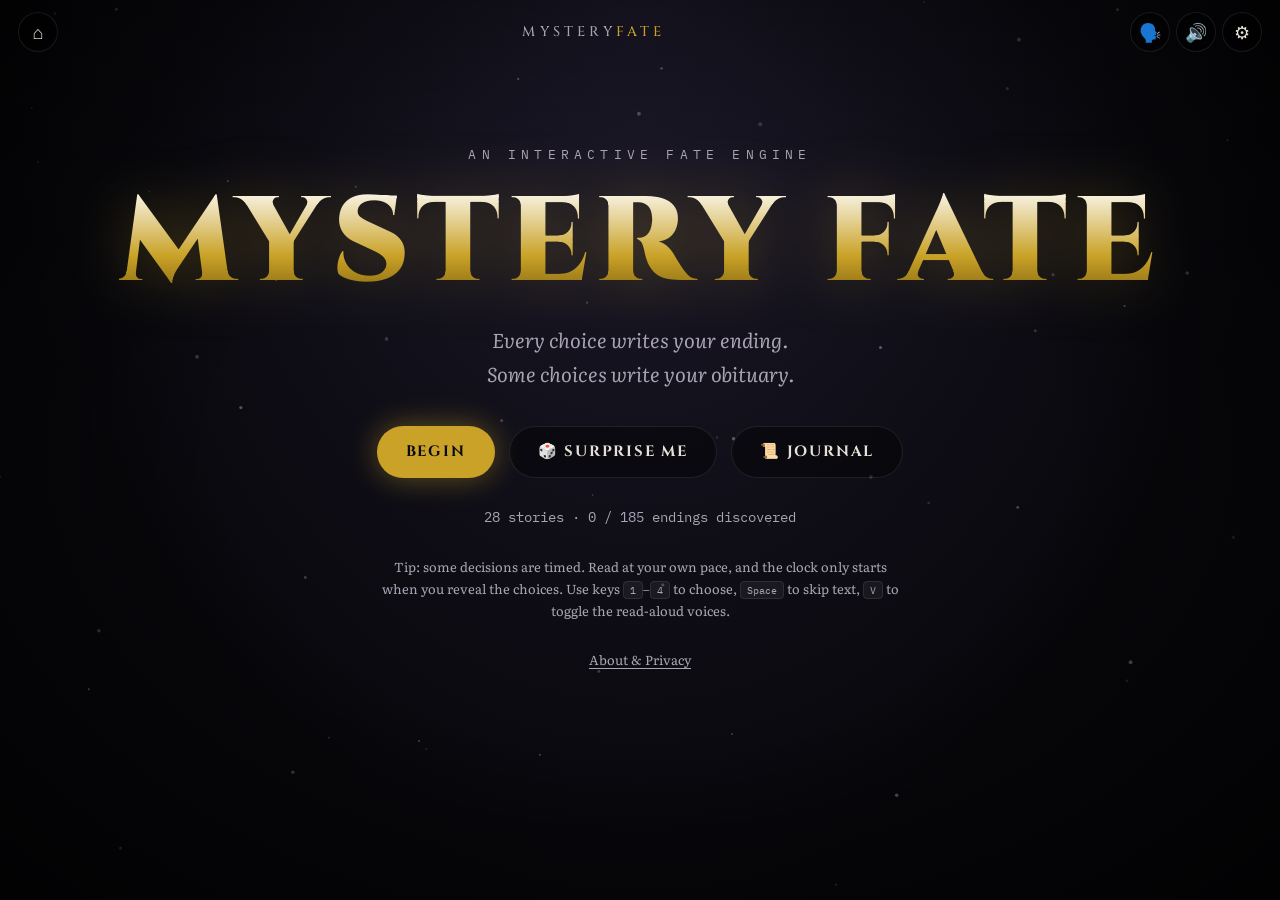
<file: index.html>
<!doctype html>
<html lang="en">
<head>
  <meta charset="utf-8" />
  <meta name="viewport" content="width=device-width, initial-scale=1" />
  <title>MysteryFate</title>
  <meta name="description" content="An interactive choose-your-fate story game. Every choice writes your ending." />
  <meta name="theme-color" content="#07060d" />
  <link rel="manifest" href="manifest.webmanifest" />
  <link rel="icon" href="icons/icon.svg" type="image/svg+xml" />
  <link rel="icon" href="icons/favicon-32.png" sizes="32x32" type="image/png" />
  <link rel="apple-touch-icon" href="icons/apple-touch-icon.png" />
  <meta name="apple-mobile-web-app-capable" content="yes" />
  <meta name="mobile-web-app-capable" content="yes" />
  <meta name="apple-mobile-web-app-title" content="MysteryFate" />
  <meta name="apple-mobile-web-app-status-bar-style" content="black-translucent" />
  <!-- Link previews (WhatsApp, Discord, X, Facebook...). og:image must be an absolute URL. -->
  <meta property="og:type" content="website" />
  <meta property="og:site_name" content="MysteryFate" />
  <meta property="og:title" content="MysteryFate: every choice writes your ending" />
  <meta property="og:description" content="A free choose-your-fate story game: 28 stories across horror, mystery, comedy, fantasy, sci-fi, thriller, adventure and drama. Timed choices, secret endings, read-aloud voices. Plays in your browser, even offline." />
  <meta property="og:url" content="https://chenjsfrost.github.io/mysteryfate-app/" />
  <meta property="og:image" content="https://chenjsfrost.github.io/mysteryfate-app/icons/og-image.png" />
  <meta property="og:image:width" content="1200" />
  <meta property="og:image:height" content="630" />
  <meta property="og:image:alt" content="MysteryFate: a glowing crystal ball and the tagline 'Every choice writes your ending.'" />
  <meta name="twitter:card" content="summary_large_image" />
  <link rel="stylesheet" href="css/fonts.css" />
  <link rel="stylesheet" href="css/style.css" />
</head>
<body>
  <div id="bg"></div>
  <canvas id="particles"></canvas>
  <div id="vignette"></div>
  <div id="flash"></div>

  <div id="app">
    <header id="topbar">
      <button id="btn-home" class="icon-btn" title="Home" aria-label="Home">⌂</button>
      <div id="brand" class="brand-mini">Mystery<span>Fate</span></div>
      <div class="topbar-right">
        <button id="btn-voice" class="icon-btn" title="Read aloud (V)" aria-label="Toggle read aloud">🗣️</button>
        <button id="btn-sound" class="icon-btn" title="Sound (M)" aria-label="Toggle sound">🔊</button>
        <button id="btn-settings" class="icon-btn" title="Settings" aria-label="Settings">⚙</button>
      </div>
    </header>

    <main>
      <!-- TITLE -->
      <section id="screen-title" class="screen active">
        <div class="title-wrap">
          <div class="title-eyebrow">an interactive fate engine</div>
          <h1 class="title-logo" data-text="MYSTERY FATE">MYSTERY FATE</h1>
          <p class="title-sub">Every choice writes your ending.<br />Some choices write your obituary.</p>
          <div class="title-actions">
            <button id="btn-continue" class="btn btn-primary hidden"></button>
            <button id="btn-begin" class="btn btn-primary">Begin</button>
            <button id="btn-surprise" class="btn btn-ghost">🎲 Surprise me</button>
            <button id="btn-journal" class="btn btn-ghost">📜 Journal</button>
            <button id="btn-install" class="btn btn-ghost hidden">📲 Install app</button>
          </div>
          <div id="title-progress" class="title-progress"></div>
          <p class="title-tip">Tip: some decisions are timed. Read at your own pace, and the clock only starts when you reveal the choices. Use keys <kbd>1</kbd>–<kbd>4</kbd> to choose, <kbd>Space</kbd> to skip text, <kbd>V</kbd> to toggle the read-aloud voices.</p>
          <p class="title-links"><a href="privacy.html">About &amp; Privacy</a></p>
        </div>
      </section>

      <!-- CATEGORIES -->
      <section id="screen-categories" class="screen">
        <h2 class="screen-title">Choose your genre</h2>
        <p class="screen-sub">What kind of night do you want to have?</p>
        <div id="category-grid" class="category-grid"></div>
      </section>

      <!-- STORY LIST -->
      <section id="screen-stories" class="screen">
        <button class="back-link" data-goto="categories">‹ Genres</button>
        <h2 id="stories-heading" class="screen-title"></h2>
        <p id="stories-sub" class="screen-sub"></p>
        <div id="story-grid" class="story-grid"></div>
      </section>

      <!-- JOURNAL -->
      <section id="screen-journal" class="screen">
        <button class="back-link" data-goto="title">‹ Home</button>
        <h2 class="screen-title">📜 Your Journal</h2>
        <p id="journal-sub" class="screen-sub"></p>
        <div id="journal-body"></div>
      </section>

      <!-- STORY MAP -->
      <section id="screen-map" class="screen">
        <button class="back-link" data-goto="stories">‹ Stories</button>
        <div id="map-body" class="map-screen"></div>
      </section>

      <!-- READER (re-read a finished run) -->
      <section id="screen-reader" class="screen">
        <button class="back-link" data-goto="journal">‹ Journal</button>
        <div id="reader-body" class="reader"></div>
      </section>

      <!-- GAME -->
      <section id="screen-game" class="screen">
        <div id="hud" class="hud">
          <div class="hud-left">
            <span id="hud-title" class="hud-title"></span>
            <span id="hud-stage" class="hud-stage"></span>
          </div>
          <div id="hud-meters" class="hud-meters"></div>
        </div>
        <div id="stage" class="stage">
          <div id="scene-view" class="scene-view"><div id="scene-bg" class="scene-bg"></div><div id="scene-art" class="scene-art"></div></div>
          <div id="scene-stamp" class="scene-stamp" aria-live="polite"></div>
          <div id="scene-title" class="scene-title"></div>
          <div id="narrative" class="narrative" aria-live="polite"></div>
          <div id="timer" class="timer hidden">
            <div class="timer-label"><span>⏳ DECIDE</span><span id="timer-secs"></span></div>
            <div class="timer-track"><div id="timer-bar" class="timer-bar"></div></div>
          </div>
          <div id="choices" class="choices"></div>
          <div id="skip-hint" class="skip-hint">click or press space to skip ▸▸</div>
        </div>
        <button id="more-below" class="more-below" type="button" aria-label="Scroll down to keep reading">▾ More below</button>
      </section>
    </main>
  </div>

  <!-- MODALS -->
  <div id="modal" class="modal hidden" role="dialog" aria-modal="true">
    <div class="modal-backdrop" data-close></div>
    <div class="modal-card">
      <button class="modal-x icon-btn" data-close aria-label="Close">✕</button>
      <div id="modal-body"></div>
    </div>
  </div>

  <script src="js/app.js"></script>
  <script src="js/core.js"></script>
  <!-- Stories: each file calls registerStory({...}). Add new stories here. -->
  <script src="stories/horror-floor13.js"></script>
  <script src="stories/horror-keepers-log.js"></script>
  <script src="stories/mystery-last-passenger.js"></script>
  <script src="stories/mystery-quiet-street.js"></script>
  <script src="stories/comedy-henchperson.js"></script>
  <script src="stories/comedy-best-person.js"></script>
  <script src="stories/fantasy-ember-crown.js"></script>
  <script src="stories/fantasy-cartographers-apprentice.js"></script>
  <script src="stories/scifi-kepler-deep.js"></script>
  <script src="stories/scifi-juniper.js"></script>
  <script src="stories/thriller-midnight-gala.js"></script>
  <script src="stories/thriller-dead-drop.js"></script>
  <script src="stories/adventure-whiteout.js"></script>
  <script src="stories/adventure-merrow.js"></script>
  <script src="stories/drama-second-chances.js"></script>
  <script src="stories/scifi-groundhog-shift.js"></script>
  <script src="stories/mystery-room-9.js"></script>
  <script src="stories/comedy-babysitting.js"></script>
  <script src="stories/adventure-dustwater.js"></script>
  <script src="stories/fantasy-villains-apprentice.js"></script>
  <script src="stories/thriller-deep-shift.js"></script>
  <script src="stories/mystery-two-phones.js"></script>
  <script src="stories/mystery-page-47.js"></script>
  <script src="stories/thriller-seven-hours.js"></script>
  <script src="stories/horror-the-end.js"></script>
  <script src="stories/scifi-deja-vu.js"></script>
  <script src="stories/drama-letters-2046.js"></script>
  <script src="stories/comedy-narrator-lying.js"></script>
  <script src="js/audio.js"></script>
  <script src="js/fx.js"></script>
  <script src="js/scenes.js"></script>
  <script src="js/voice.js"></script>
  <script src="js/map.js"></script>
  <script src="js/engine.js"></script>
</body>
</html>
</file>
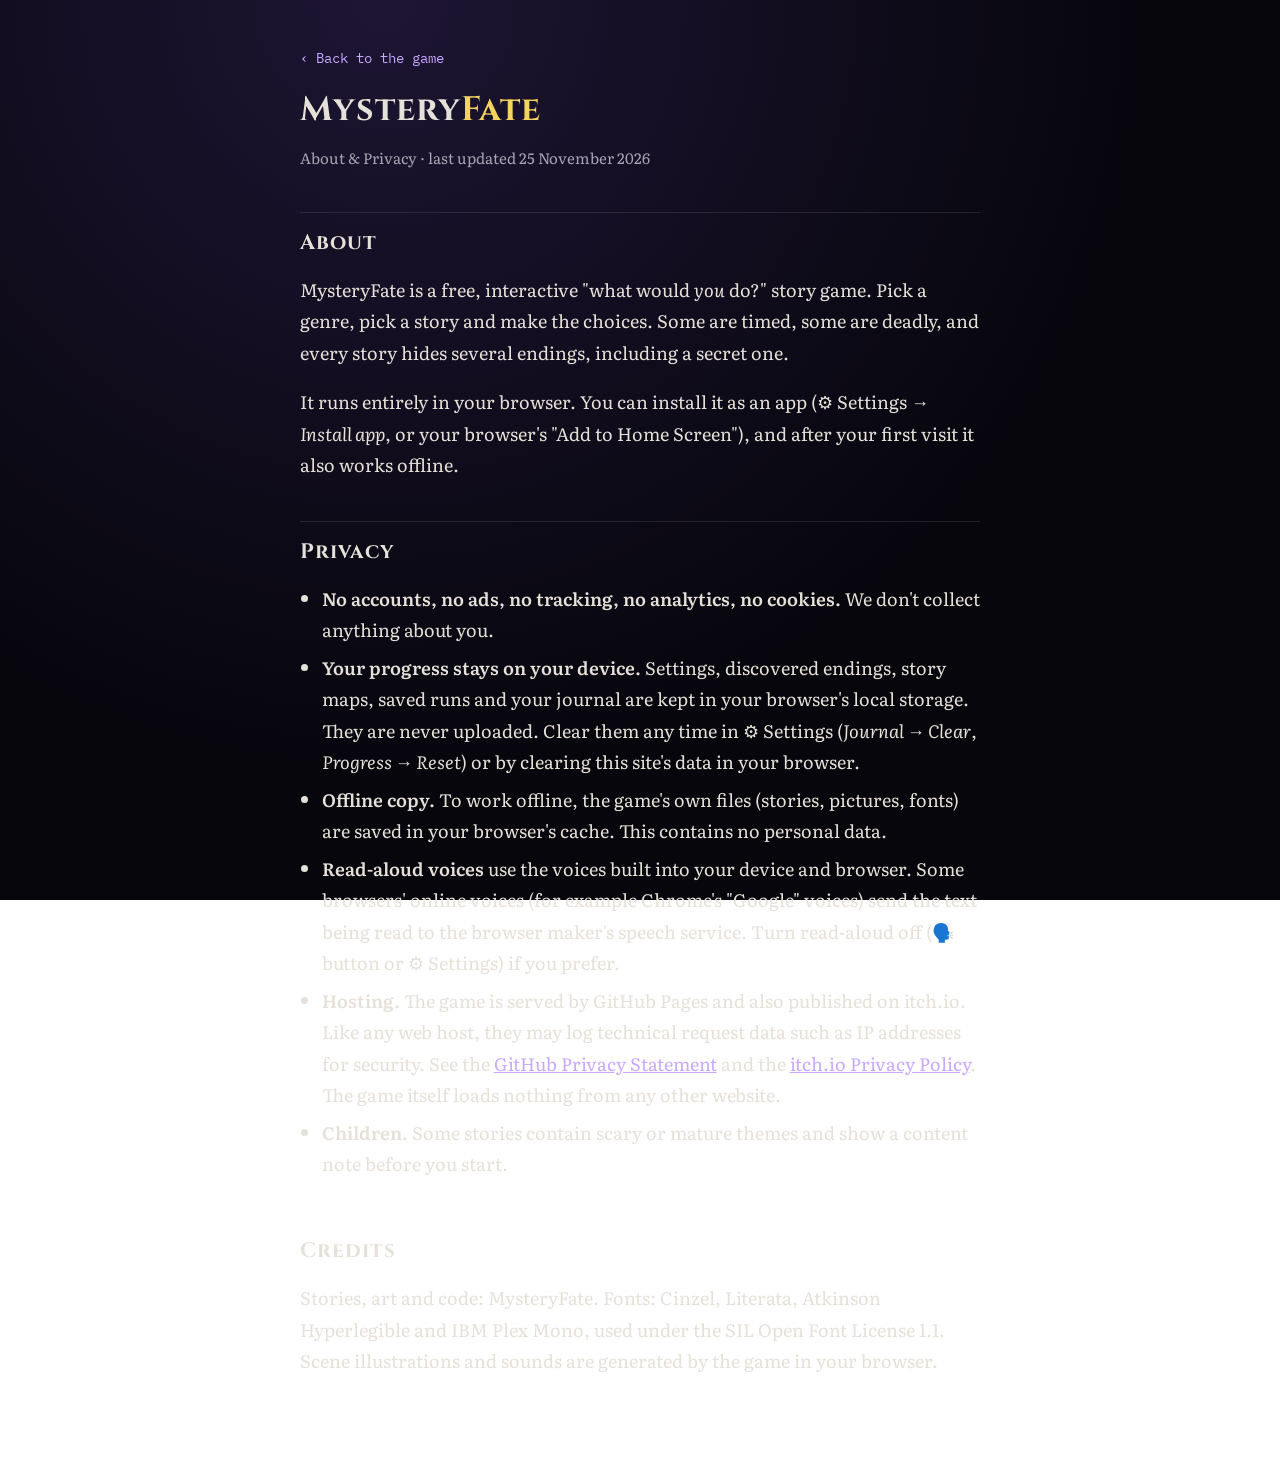
<file: privacy.html>
<!doctype html>
<html lang="en">
<head>
  <meta charset="utf-8" />
  <meta name="viewport" content="width=device-width, initial-scale=1" />
  <title>About &amp; Privacy · MysteryFate</title>
  <meta name="description" content="About MysteryFate and how it handles your data: no accounts, no tracking, progress stays on your device." />
  <meta name="theme-color" content="#07060d" />
  <link rel="icon" href="icons/icon.svg" type="image/svg+xml" />
  <link rel="stylesheet" href="css/fonts.css" />
  <style>
    :root { --bg: #07060d; --text: #e6e1d8; --muted: #a9a4b3; --accent: #f4d35e; --line: rgba(255,255,255,.1); }
    * { box-sizing: border-box; }
    body { margin: 0; background: radial-gradient(ellipse at 30% 0%, #1d1533, var(--bg) 60%) fixed; color: var(--text);
      font: 18px/1.75 'Literata', Georgia, serif; padding: 40px 16px 80px; }
    main { max-width: 68ch; margin: 0 auto; }
    h1, h2 { font-family: 'Cinzel', Georgia, serif; font-weight: 700; letter-spacing: 1px; line-height: 1.2; }
    h1 { font-size: 34px; margin: 18px 0 6px; } h1 span { color: var(--accent); }
    h2 { font-size: 21px; margin: 40px 0 8px; padding-top: 18px; border-top: 1px solid var(--line); }
    a { color: #c9a8ff; } .muted { color: var(--muted); font-size: 15px; }
    .back { font-family: 'IBM Plex Mono', monospace; font-size: 14px; text-decoration: none; }
    ul { padding-left: 1.2em; } li { margin: 6px 0; }
  </style>
</head>
<body>
<main>
  <a class="back" href="./">‹ Back to the game</a>
  <h1>Mystery<span>Fate</span></h1>
  <p class="muted">About &amp; Privacy · last updated 25 November 2026</p>

  <h2>About</h2>
  <p>MysteryFate is a free, interactive "what would <em>you</em> do?" story game. Pick a genre, pick a story and make the
    choices. Some are timed, some are deadly, and every story hides several endings, including a secret one.</p>
  <p>It runs entirely in your browser. You can install it as an app (⚙ Settings → <em>Install app</em>, or your browser's
    "Add to Home Screen"), and after your first visit it also works offline.</p>

  <h2>Privacy</h2>
  <ul>
    <li><strong>No accounts, no ads, no tracking, no analytics, no cookies.</strong> We don't collect anything about you.</li>
    <li><strong>Your progress stays on your device.</strong> Settings, discovered endings, story maps, saved runs and your
      journal are kept in your browser's local storage. They are never uploaded. Clear them any time in
      ⚙ Settings (<em>Journal → Clear</em>, <em>Progress → Reset</em>) or by clearing this site's data in your browser.</li>
    <li><strong>Offline copy.</strong> To work offline, the game's own files (stories, pictures, fonts) are saved in your
      browser's cache. This contains no personal data.</li>
    <li><strong>Read-aloud voices</strong> use the voices built into your device and browser. Some browsers' online voices
      (for example Chrome's "Google" voices) send the text being read to the browser maker's speech service. Turn
      read-aloud off (🗣️ button or ⚙ Settings) if you prefer.</li>
    <li><strong>Hosting.</strong> The game is served by GitHub Pages and also published on itch.io. Like any web host, they
      may log technical request data such as IP addresses for security. See the
      <a href="https://docs.github.com/en/site-policy/privacy-policies/github-general-privacy-statement" rel="noopener">GitHub Privacy Statement</a>
      and the <a href="https://itch.io/docs/legal/privacy-policy" rel="noopener">itch.io Privacy Policy</a>.
      The game itself loads nothing from any other website.</li>
    <li><strong>Children.</strong> Some stories contain scary or mature themes and show a content note before you start.</li>
  </ul>

  <h2>Credits</h2>
  <p>Stories, art and code: MysteryFate. Fonts: Cinzel, Literata, Atkinson Hyperlegible and IBM Plex Mono, used under the
    SIL Open Font License 1.1. Scene illustrations and sounds are generated by the game in your browser.</p>
</main>
</body>
</html>
</file>
<file: css/fonts.css>
/* Self-hosted fonts (latin subset) so the game works offline. SIL Open Font License 1.1. */
@font-face {
  font-family: 'Atkinson Hyperlegible';
  font-style: italic;
  font-weight: 400;
  font-display: swap;
  src: url(../fonts/atkinsonhyperlegible-italic-400.woff2) format('woff2');
  unicode-range: U+0000-00FF, U+0131, U+0152-0153, U+02BB-02BC, U+02C6, U+02DA, U+02DC, U+0304, U+0308, U+0329, U+2000-206F, U+20AC, U+2122, U+2191, U+2193, U+2212, U+2215, U+FEFF, U+FFFD;
}
@font-face {
  font-family: 'Atkinson Hyperlegible';
  font-style: normal;
  font-weight: 400;
  font-display: swap;
  src: url(../fonts/atkinsonhyperlegible-normal-400.woff2) format('woff2');
  unicode-range: U+0000-00FF, U+0131, U+0152-0153, U+02BB-02BC, U+02C6, U+02DA, U+02DC, U+0304, U+0308, U+0329, U+2000-206F, U+20AC, U+2122, U+2191, U+2193, U+2212, U+2215, U+FEFF, U+FFFD;
}
@font-face {
  font-family: 'Atkinson Hyperlegible';
  font-style: normal;
  font-weight: 700;
  font-display: swap;
  src: url(../fonts/atkinsonhyperlegible-normal-700.woff2) format('woff2');
  unicode-range: U+0000-00FF, U+0131, U+0152-0153, U+02BB-02BC, U+02C6, U+02DA, U+02DC, U+0304, U+0308, U+0329, U+2000-206F, U+20AC, U+2122, U+2191, U+2193, U+2212, U+2215, U+FEFF, U+FFFD;
}
@font-face {
  font-family: 'Cinzel';
  font-style: normal;
  font-weight: 500;
  font-display: swap;
  src: url(../fonts/cinzel-normal-500.woff2) format('woff2');
  unicode-range: U+0000-00FF, U+0131, U+0152-0153, U+02BB-02BC, U+02C6, U+02DA, U+02DC, U+0304, U+0308, U+0329, U+2000-206F, U+20AC, U+2122, U+2191, U+2193, U+2212, U+2215, U+FEFF, U+FFFD;
}
@font-face {
  font-family: 'Cinzel';
  font-style: normal;
  font-weight: 700;
  font-display: swap;
  src: url(../fonts/cinzel-normal-500.woff2) format('woff2');
  unicode-range: U+0000-00FF, U+0131, U+0152-0153, U+02BB-02BC, U+02C6, U+02DA, U+02DC, U+0304, U+0308, U+0329, U+2000-206F, U+20AC, U+2122, U+2191, U+2193, U+2212, U+2215, U+FEFF, U+FFFD;
}
@font-face {
  font-family: 'Cinzel';
  font-style: normal;
  font-weight: 900;
  font-display: swap;
  src: url(../fonts/cinzel-normal-500.woff2) format('woff2');
  unicode-range: U+0000-00FF, U+0131, U+0152-0153, U+02BB-02BC, U+02C6, U+02DA, U+02DC, U+0304, U+0308, U+0329, U+2000-206F, U+20AC, U+2122, U+2191, U+2193, U+2212, U+2215, U+FEFF, U+FFFD;
}
@font-face {
  font-family: 'IBM Plex Mono';
  font-style: normal;
  font-weight: 400;
  font-display: swap;
  src: url(../fonts/ibmplexmono-normal-400.woff2) format('woff2');
  unicode-range: U+0000-00FF, U+0131, U+0152-0153, U+02BB-02BC, U+02C6, U+02DA, U+02DC, U+0304, U+0308, U+0329, U+2000-206F, U+20AC, U+2122, U+2191, U+2193, U+2212, U+2215, U+FEFF, U+FFFD;
}
@font-face {
  font-family: 'IBM Plex Mono';
  font-style: normal;
  font-weight: 500;
  font-display: swap;
  src: url(../fonts/ibmplexmono-normal-500.woff2) format('woff2');
  unicode-range: U+0000-00FF, U+0131, U+0152-0153, U+02BB-02BC, U+02C6, U+02DA, U+02DC, U+0304, U+0308, U+0329, U+2000-206F, U+20AC, U+2122, U+2191, U+2193, U+2212, U+2215, U+FEFF, U+FFFD;
}
@font-face {
  font-family: 'Literata';
  font-style: italic;
  font-weight: 400;
  font-display: swap;
  src: url(../fonts/literata-italic-400.woff2) format('woff2');
  unicode-range: U+0000-00FF, U+0131, U+0152-0153, U+02BB-02BC, U+02C6, U+02DA, U+02DC, U+0304, U+0308, U+0329, U+2000-206F, U+20AC, U+2122, U+2191, U+2193, U+2212, U+2215, U+FEFF, U+FFFD;
}
@font-face {
  font-family: 'Literata';
  font-style: normal;
  font-weight: 400;
  font-display: swap;
  src: url(../fonts/literata-normal-400.woff2) format('woff2');
  unicode-range: U+0000-00FF, U+0131, U+0152-0153, U+02BB-02BC, U+02C6, U+02DA, U+02DC, U+0304, U+0308, U+0329, U+2000-206F, U+20AC, U+2122, U+2191, U+2193, U+2212, U+2215, U+FEFF, U+FFFD;
}
@font-face {
  font-family: 'Literata';
  font-style: normal;
  font-weight: 600;
  font-display: swap;
  src: url(../fonts/literata-normal-400.woff2) format('woff2');
  unicode-range: U+0000-00FF, U+0131, U+0152-0153, U+02BB-02BC, U+02C6, U+02DA, U+02DC, U+0304, U+0308, U+0329, U+2000-206F, U+20AC, U+2122, U+2191, U+2193, U+2212, U+2215, U+FEFF, U+FFFD;
}
</file>
<file: css/style.css>
/* ===================== MysteryFate ===================== */
:root {
  --bg: #07070b;
  --panel: rgba(14, 14, 22, 0.72);
  --panel-solid: #11111a;
  --line: rgba(255, 255, 255, 0.09);
  --text: #e6e1d8;          /* warm off-white: less glare than pure white on black */
  --muted: #a9a4b3;
  --accent: #c9a227;
  --danger: #e63946;
  --good: #5ad17a;
  --radius: 14px;
  --font-title: 'Cinzel', Georgia, serif;
  --font-body: 'Literata', Georgia, serif;   /* designed for long-form reading on screens */
  --font-mono: 'IBM Plex Mono', ui-monospace, 'Courier New', monospace;
  --read-size: 19px;
}

* { box-sizing: border-box; }
html, body { margin: 0; height: 100%; }
body {
  background: var(--bg);
  color: var(--text);
  font-family: var(--font-body);
  font-size: 18px;
  line-height: 1.7;
  overflow-x: hidden;
  -webkit-font-smoothing: antialiased;
}
button { font: inherit; color: inherit; cursor: pointer; }
kbd { font-family: var(--font-mono); font-size: 0.8em; padding: 1px 6px; border: 1px solid var(--line); border-radius: 4px; background: rgba(255,255,255,.05); }
.hidden { display: none !important; }

/* Reading comfort: text size + font options (Settings) */
:root[data-text-size="s"]  { --read-size: 17px; }
:root[data-text-size="m"]  { --read-size: 19px; }
:root[data-text-size="l"]  { --read-size: 21px; }
:root[data-text-size="xl"] { --read-size: 24px; }
:root[data-font="sans"] { --font-body: 'Atkinson Hyperlegible', system-ui, sans-serif; }
.narrative, .choice .ctext, .reader .narrative { font-size: var(--read-size); }
.narrative { line-height: 1.78; letter-spacing: .005em; max-width: 68ch; margin-left: auto; margin-right: auto; }
.narrative p { margin-bottom: 1.05em; }
.choice .chint { font-size: .8em; }

/* ---------- Background layers ---------- */
#bg { position: fixed; inset: 0; z-index: 0; }
#bg .layer { position: absolute; inset: 0; opacity: 0; transition: opacity 1.4s ease; }
#bg .layer.on { opacity: 1; }
#particles { position: fixed; inset: 0; z-index: 1; pointer-events: none; }
#vignette { position: fixed; inset: 0; z-index: 2; pointer-events: none; background: radial-gradient(ellipse at center, transparent 45%, rgba(0,0,0,.75) 100%); }
#flash { position: fixed; inset: 0; z-index: 50; pointer-events: none; opacity: 0; background: #fff; }

/* Moods */
.mood-default { background: radial-gradient(ellipse at 50% 0%, #1d1a2b 0%, #07070b 70%); }
.mood-night   { background: radial-gradient(ellipse at 50% -10%, #1b2440 0%, #0a0d18 55%, #040508 100%); }
.mood-fog     { background: radial-gradient(ellipse at 50% 30%, #3a3f47 0%, #1a1d22 55%, #0b0c0f 100%); }
.mood-blood   { background: radial-gradient(ellipse at 50% 20%, #4a0a10 0%, #1d0306 55%, #070102 100%); }
.mood-forest  { background: radial-gradient(ellipse at 50% 10%, #1c3a26 0%, #0b1a10 55%, #030805 100%); }
.mood-ember   { background: radial-gradient(ellipse at 50% 100%, #6b2a08 0%, #2a0f05 50%, #0c0503 100%); }
.mood-space   { background: radial-gradient(ellipse at 70% 20%, #1a1f4a 0%, #070a1f 50%, #010207 100%); }
.mood-neon    { background: linear-gradient(160deg, #1a0533 0%, #0b0b2a 50%, #031a2b 100%); }
.mood-gold    { background: radial-gradient(ellipse at 50% 0%, #5a4312 0%, #241a07 55%, #0b0803 100%); }
.mood-ice     { background: radial-gradient(ellipse at 50% 0%, #2a4a63 0%, #0f1f2c 55%, #050a10 100%); }
.mood-dawn    { background: linear-gradient(180deg, #2b3a67 0%, #b56576 55%, #e8a87c 100%); }
.mood-office  { background: linear-gradient(180deg, #2d3436 0%, #1e2526 60%, #121617 100%); }
.mood-void    { background: #000; }
.mood-storm   { background: radial-gradient(ellipse at 50% 0%, #2f3542 0%, #14171f 55%, #06070a 100%); }
.mood-castle  { background: radial-gradient(ellipse at 50% 10%, #3b2f4a 0%, #1a1424 55%, #08060c 100%); }
.mood-sea     { background: linear-gradient(180deg, #0b2545 0%, #134074 50%, #04101f 100%); }
.mood-toxic   { background: radial-gradient(ellipse at 50% 30%, #2e4a12 0%, #121f05 55%, #050802 100%); }
.mood-candle  { background: radial-gradient(ellipse at 50% 60%, #4a2c0c 0%, #1c1006 50%, #070402 100%); }
.mood-sunny   { background: linear-gradient(180deg, #4ea8de 0%, #90e0ef 50%, #ffe8a3 100%); }
.mood-dawn ~ #vignette, .mood-sunny ~ #vignette { opacity: .6; }

/* ---------- App shell ---------- */
#app { position: relative; z-index: 3; min-height: 100vh; display: flex; flex-direction: column; }
#topbar { display: flex; align-items: center; justify-content: space-between; padding: 12px 18px; gap: 12px; }
.topbar-right { display: flex; gap: 6px; }
.icon-btn { width: 40px; height: 40px; border-radius: 50%; border: 1px solid var(--line); background: rgba(0,0,0,.35); display: grid; place-items: center; font-size: 18px; transition: background .2s, transform .2s; backdrop-filter: blur(6px); }
.icon-btn:hover { background: rgba(255,255,255,.1); transform: scale(1.06); }
.brand-mini { font-family: var(--font-title); letter-spacing: .3em; font-size: 14px; color: var(--muted); text-transform: uppercase; opacity: 0; transition: opacity .4s; }
.brand-mini span { color: var(--accent); }
body:not(.on-title) .brand-mini { opacity: 1; }
main { flex: 1; display: flex; flex-direction: column; }

.screen { display: none; flex: 1; width: 100%; max-width: 1100px; margin: 0 auto; padding: 8px 16px 48px; animation: screenIn .6s ease; }
.screen.active { display: block; }
@keyframes screenIn { from { opacity: 0; transform: translateY(12px); } to { opacity: 1; transform: none; } }
.screen-title { font-family: var(--font-title); font-weight: 700; font-size: clamp(28px, 5vw, 44px); text-align: center; margin: 24px 0 4px; letter-spacing: .04em; }
.screen-sub { text-align: center; color: var(--muted); margin: 0 0 32px; font-style: italic; }
.back-link { background: none; border: none; color: var(--muted); padding: 4px 0; font-family: var(--font-mono); }
.back-link:hover { color: var(--text); }

/* ---------- Buttons ---------- */
.btn { border: 1px solid var(--line); border-radius: 999px; padding: 12px 28px; font-family: var(--font-title); font-weight: 700; letter-spacing: .12em; text-transform: uppercase; font-size: 15px; transition: transform .2s, box-shadow .2s, background .2s; background: rgba(0,0,0,.4); }
.btn:hover { transform: translateY(-2px); }
.btn-primary { background: var(--accent); color: #0b0b0f; border-color: transparent; box-shadow: 0 0 30px color-mix(in srgb, var(--accent) 45%, transparent); }
.btn-primary:hover { box-shadow: 0 0 45px color-mix(in srgb, var(--accent) 70%, transparent); }
.btn-ghost:hover { background: rgba(255,255,255,.08); }
.btn-small { padding: 8px 18px; font-size: 12px; }

/* ---------- Title screen ---------- */
.title-wrap { min-height: 76vh; display: flex; flex-direction: column; align-items: center; justify-content: center; text-align: center; }
.title-eyebrow { font-family: var(--font-mono); color: var(--muted); letter-spacing: .4em; text-transform: uppercase; font-size: 13px; }
.title-logo { position: relative; font-family: var(--font-title); font-weight: 900; font-size: clamp(44px, 11vw, 120px); line-height: 1; margin: 18px 0; letter-spacing: .06em; background: linear-gradient(180deg, #fff 0%, #c9a227 60%, #7a5c0f 100%); -webkit-background-clip: text; background-clip: text; color: transparent; filter: drop-shadow(0 0 30px rgba(201,162,39,.35)); animation: logoPulse 5s ease-in-out infinite; }
@keyframes logoPulse { 50% { filter: drop-shadow(0 0 55px rgba(201,162,39,.55)); } }
.title-logo::after { content: attr(data-text); position: absolute; inset: 0; color: #e63946; -webkit-text-fill-color: #e63946; opacity: 0; mix-blend-mode: screen; animation: glitch 7s infinite steps(1); }
@keyframes glitch { 0%, 92%, 100% { opacity: 0; transform: none; clip-path: none; } 93% { opacity: .8; transform: translate(4px,-2px); clip-path: inset(20% 0 55% 0); } 95% { opacity: .8; transform: translate(-5px,2px); clip-path: inset(60% 0 10% 0); } 97% { opacity: .6; transform: translate(3px,0); clip-path: inset(40% 0 40% 0); } }
.title-sub { color: var(--muted); font-style: italic; font-size: 20px; margin: 0 0 36px; }
.title-actions { display: flex; gap: 14px; flex-wrap: wrap; justify-content: center; }
.title-progress { margin-top: 28px; font-family: var(--font-mono); color: var(--muted); font-size: 14px; }
.title-tip { margin-top: 26px; color: var(--muted); font-size: 13px; max-width: 520px; }
.title-links { margin-top: 14px; font-size: 13px; }
.title-links a { color: var(--muted); text-decoration: underline; text-underline-offset: 3px; }
.title-links a:hover { color: var(--text); }
.install-steps { line-height: 1.9; padding-left: 1.3em; margin: 14px 0; }
/* app toast (install / offline / update notices) */
.app-toast { position: fixed; left: 50%; bottom: 20px; z-index: 200; display: flex; align-items: center; gap: 12px;
  max-width: calc(100vw - 32px); padding: 12px 14px 12px 18px; border-radius: var(--radius); border: 1px solid var(--line);
  background: var(--panel-solid); box-shadow: 0 10px 40px rgba(0,0,0,.6); font-size: 14px; color: var(--text);
  transform: translate(-50%, 140%); opacity: 0; transition: transform .35s ease, opacity .35s ease; pointer-events: none; }
.app-toast.show { transform: translate(-50%, 0); opacity: 1; pointer-events: auto; }
.app-toast-x { background: none; border: 0; color: var(--muted); font-size: 14px; cursor: pointer; padding: 4px; }

/* ---------- Category grid ---------- */
.category-grid { display: grid; grid-template-columns: repeat(auto-fill, minmax(230px, 1fr)); gap: 18px; }
.cat-card { position: relative; overflow: hidden; text-align: left; padding: 26px 22px 22px; border-radius: var(--radius); border: 1px solid var(--line); background: var(--panel); backdrop-filter: blur(8px); transition: transform .25s, border-color .25s, box-shadow .25s; min-height: 190px; display: flex; flex-direction: column; }
.cat-card::before { content: ''; position: absolute; inset: 0; background: radial-gradient(circle at 85% 15%, var(--c) 0%, transparent 60%); opacity: .22; transition: opacity .3s; }
.cat-card:hover { transform: translateY(-4px); border-color: var(--c); box-shadow: 0 10px 40px -10px var(--c); }
.cat-card:hover::before { opacity: .4; }
.cat-icon { font-size: 44px; line-height: 1; margin-bottom: 14px; position: relative; }
.cat-name { font-family: var(--font-title); font-weight: 700; font-size: 24px; position: relative; }
.cat-blurb { color: var(--muted); font-style: italic; font-size: 15px; position: relative; flex: 1; }
.cat-count { font-family: var(--font-mono); font-size: 12px; color: var(--c); position: relative; margin-top: 10px; letter-spacing: .1em; text-transform: uppercase; }

/* ---------- Story grid ---------- */
.story-grid { display: grid; grid-template-columns: repeat(auto-fill, minmax(300px, 1fr)); gap: 20px; }
.story-card { position: relative; overflow: hidden; text-align: left; border-radius: var(--radius); border: 1px solid var(--line); background: var(--panel); backdrop-filter: blur(8px); padding: 0; display: flex; flex-direction: column; transition: transform .25s, box-shadow .25s, border-color .25s; }
.story-card:hover { transform: translateY(-4px); border-color: var(--c); box-shadow: 0 14px 44px -14px var(--c); }
.story-cover { height: 140px; display: grid; place-items: center; font-size: 72px; background: radial-gradient(circle at 50% 120%, var(--c) 0%, transparent 70%), #0a0a10; border-bottom: 1px solid var(--line); }
.story-cover span { filter: drop-shadow(0 0 20px var(--c)); transition: transform .4s; }
.story-card:hover .story-cover span { transform: scale(1.12) rotate(-4deg); }
.story-info { padding: 18px 20px 20px; display: flex; flex-direction: column; gap: 6px; flex: 1; }
.story-cat { font-family: var(--font-mono); font-size: 11px; letter-spacing: .2em; text-transform: uppercase; color: var(--c); }
.story-name { font-family: var(--font-title); font-weight: 700; font-size: 22px; line-height: 1.2; }
.story-tag { color: var(--muted); font-style: italic; font-size: 15px; flex: 1; }
.story-meta { display: flex; justify-content: space-between; align-items: center; font-family: var(--font-mono); font-size: 12px; color: var(--muted); margin-top: 8px; }
.progress-dots { display: flex; gap: 4px; }
.progress-dots i { width: 9px; height: 9px; border-radius: 50%; background: rgba(255,255,255,.12); }
.progress-dots i.on { background: var(--c); box-shadow: 0 0 6px var(--c); }

/* ---------- Modal ---------- */
.modal { position: fixed; inset: 0; z-index: 60; display: grid; place-items: center; padding: 16px; }
.modal-backdrop { position: absolute; inset: 0; background: rgba(0,0,0,.7); backdrop-filter: blur(4px); animation: fadeIn .3s; }
.modal-card { position: relative; width: min(640px, 100%); max-height: 90vh; overflow: auto; background: var(--panel-solid); border: 1px solid var(--line); border-radius: 18px; padding: 28px; animation: pop .35s cubic-bezier(.2,1.4,.4,1); }
.modal-x { position: absolute; top: 12px; right: 12px; width: 34px; height: 34px; font-size: 14px; }
@keyframes fadeIn { from { opacity: 0; } }
@keyframes pop { from { opacity: 0; transform: scale(.92); } }
.detail-cover { font-size: 64px; text-align: center; filter: drop-shadow(0 0 24px var(--c)); }
.detail-title { font-family: var(--font-title); text-align: center; font-size: 30px; margin: 6px 0 2px; }
.detail-tag { text-align: center; color: var(--c); font-style: italic; margin: 0 0 14px; }
.detail-desc { color: #cfcad3; }
.detail-warning { font-size: 13px; color: var(--muted); border-left: 3px solid var(--danger); padding: 6px 12px; background: rgba(230,57,70,.08); border-radius: 0 8px 8px 0; }
.detail-actions { display: flex; justify-content: center; gap: 12px; margin-top: 20px; flex-wrap: wrap; }
.gallery-title { font-family: var(--font-mono); letter-spacing: .15em; text-transform: uppercase; font-size: 13px; color: var(--muted); margin: 22px 0 10px; display: flex; justify-content: space-between; }
.gallery { display: grid; grid-template-columns: repeat(auto-fill, minmax(170px, 1fr)); gap: 8px; }
.gallery-item { border: 1px solid var(--line); border-radius: 10px; padding: 10px 12px; font-size: 14px; background: rgba(255,255,255,.03); }
.gallery-item.locked { color: var(--muted); font-style: italic; opacity: .6; }
.gallery-item b { display: block; font-family: var(--font-title); }
.gallery-item small { font-family: var(--font-mono); font-size: 11px; letter-spacing: .08em; text-transform: uppercase; }
.settings-row { display: flex; justify-content: space-between; align-items: center; padding: 14px 0; border-bottom: 1px solid var(--line); gap: 16px; }
.settings-row label { font-family: var(--font-title); }
.settings-row small { display: block; color: var(--muted); font-family: var(--font-body); font-size: 13px; }
.seg { display: flex; border: 1px solid var(--line); border-radius: 999px; overflow: hidden; flex-shrink: 0; }
.seg button { background: none; border: none; padding: 6px 14px; font-size: 13px; font-family: var(--font-mono); color: var(--muted); }
.seg button.on { background: var(--accent); color: #0b0b0f; }

/* ---------- Game ---------- */
#screen-game { max-width: 780px; }
.hud { display: flex; justify-content: space-between; align-items: center; gap: 12px; padding: 10px 16px; border: 1px solid var(--line); border-radius: 999px; background: var(--panel); backdrop-filter: blur(8px); font-family: var(--font-mono); font-size: 13px; flex-wrap: wrap; }
.hud-left { display: flex; gap: 12px; align-items: center; min-width: 0; }
.hud-title { color: var(--accent); white-space: nowrap; overflow: hidden; text-overflow: ellipsis; }
.hud-stage { color: var(--muted); white-space: nowrap; }
.hud-meters { display: flex; gap: 14px; flex-wrap: wrap; }
.meter { display: flex; align-items: center; gap: 6px; }
.meter-pips { display: flex; gap: 3px; }
.meter-pips i { width: 10px; height: 10px; border-radius: 3px; background: rgba(255,255,255,.12); transition: background .4s, transform .4s; }
.meter-pips i.on { background: var(--accent); box-shadow: 0 0 6px var(--accent); }
.meter.bump .meter-pips { animation: bump .6s; }
.meter.low .meter-pips i.on { background: var(--danger); box-shadow: 0 0 6px var(--danger); }
@keyframes bump { 30% { transform: scale(1.25); } }

.stage { position: relative; margin-top: 18px; padding: 26px clamp(18px, 4vw, 40px) 30px; border-radius: 20px; border: 1px solid var(--line); background: var(--panel); backdrop-filter: blur(10px); box-shadow: 0 30px 80px -30px rgba(0,0,0,.9); min-height: 420px; }
.scene-art { font-size: clamp(56px, 12vw, 84px); text-align: center; line-height: 1.1; min-height: 1.1em; animation: artIn .9s cubic-bezier(.2,1.2,.4,1), float 6s ease-in-out infinite .9s; filter: drop-shadow(0 0 26px color-mix(in srgb, var(--accent) 60%, transparent)); user-select: none; }
@keyframes artIn { from { opacity: 0; transform: scale(.6) translateY(10px); } }
@keyframes float { 50% { transform: translateY(-6px); } }
.scene-title { text-align: center; font-family: var(--font-mono); letter-spacing: .2em; text-transform: uppercase; color: var(--accent); font-size: 13px; margin: 10px 0 4px; min-height: 1em; }
.narrative { margin-top: 14px; cursor: pointer; text-wrap: pretty; }
.narrative p { margin: 0 0 1em; }
.narrative .w { opacity: 0; transition: opacity .35s ease; }
.narrative .w.on { opacity: 1; }
.narrative .say { margin: 0 0 1em; padding: 10px 16px; border-left: 3px solid var(--accent); background: rgba(255,255,255,.035); border-radius: 0 10px 10px 0; }
.narrative .say p { margin: 0; font-style: italic; }
.narrative .speaker { display: block; font-family: var(--font-mono); font-size: 12.5px; letter-spacing: .15em; text-transform: uppercase; color: var(--accent); margin-bottom: 2px; }
.narrative .you-chose { font-family: var(--font-mono); font-size: 13px; color: var(--muted); letter-spacing: .08em; margin-bottom: 14px; display: flex; align-items: center; gap: 8px; }
.narrative .you-chose b { color: var(--accent); font-weight: normal; }
.narrative .you-chose.timeout b { color: var(--danger); }
.skip-hint { position: absolute; bottom: 8px; right: 18px; font-family: var(--font-mono); font-size: 11px; color: var(--muted); opacity: 0; transition: opacity .3s; pointer-events: none; }
.stage.typing .skip-hint { opacity: .7; }

.timer { margin: 8px 0 14px; animation: fadeIn .3s; }
.timer-label { display: flex; justify-content: space-between; font-family: var(--font-mono); font-size: 13px; letter-spacing: .15em; color: var(--danger); margin-bottom: 6px; }
.timer-track { height: 6px; border-radius: 6px; background: rgba(255,255,255,.08); overflow: hidden; }
.timer-bar { height: 100%; width: 100%; background: linear-gradient(90deg, var(--danger), #ff9f1c); transform-origin: left; }
.timer.urgent .timer-bar { animation: urgent .5s infinite alternate; }
.timer.urgent .timer-label { animation: urgent .5s infinite alternate; }
@keyframes urgent { to { opacity: .45; } }

.choices { display: flex; flex-direction: column; gap: 10px; }
.choice { position: relative; display: flex; gap: 14px; align-items: center; text-align: left; padding: 14px 18px; border-radius: 12px; border: 1px solid var(--line); background: rgba(255,255,255,.035); opacity: 0; transform: translateY(8px); animation: choiceIn .45s forwards; transition: background .2s, border-color .2s, transform .2s; }
.choice:hover, .choice:focus-visible { background: color-mix(in srgb, var(--accent) 14%, transparent); border-color: var(--accent); transform: translateX(4px); outline: none; }
.choice .key { flex-shrink: 0; width: 30px; height: 30px; border-radius: 8px; display: grid; place-items: center; font-family: var(--font-mono); font-size: 14px; border: 1px solid var(--line); color: var(--accent); }
.choice .ctext { display: flex; flex-direction: column; }
.choice .chint { font-size: 13px; color: var(--muted); font-style: italic; }
.choice.picked { border-color: var(--accent); background: color-mix(in srgb, var(--accent) 22%, transparent); }
.choice.faded { opacity: .25 !important; transition: opacity .3s; }
.choice.continue { justify-content: center; font-family: var(--font-title); letter-spacing: .15em; text-transform: uppercase; }
@keyframes choiceIn { to { opacity: 1; transform: none; } }
.gate { display: flex; flex-direction: column; align-items: center; gap: 6px; width: 100%; padding: 18px 20px; border-radius: 12px; border: 1px dashed var(--danger); background: color-mix(in srgb, var(--danger) 8%, transparent); color: inherit; text-align: center; opacity: 0; transform: translateY(8px); animation: choiceIn .45s forwards; transition: background .2s, border-color .2s; }
.gate:hover, .gate:focus-visible { background: color-mix(in srgb, var(--danger) 16%, transparent); border-style: solid; outline: none; }
.gate-top { font-family: var(--font-mono); font-size: 13px; letter-spacing: .08em; color: var(--danger); }
.gate-cta { font-family: var(--font-title); font-size: 20px; letter-spacing: .12em; text-transform: uppercase; }
.gate-sub { font-size: 13px; color: var(--muted); font-style: italic; }
.timer.paused .timer-bar, .timer.paused .timer-label { animation: none; opacity: .55; }

/* Ending */
.ending-badge { text-align: center; margin: 4px 0 6px; }
.ending-badge .type { display: inline-block; font-family: var(--font-mono); font-size: 12px; letter-spacing: .3em; text-transform: uppercase; padding: 4px 14px; border-radius: 999px; border: 1px solid var(--ec); color: var(--ec); }
.ending-name { font-family: var(--font-title); font-weight: 900; text-align: center; font-size: clamp(28px, 6vw, 44px); line-height: 1.15; margin: 10px 0 4px; color: var(--ec); text-shadow: 0 0 30px color-mix(in srgb, var(--ec) 50%, transparent); animation: endIn 1.2s ease; }
@keyframes endIn { from { opacity: 0; letter-spacing: .4em; filter: blur(8px); } }
.ending-count { text-align: center; font-family: var(--font-mono); color: var(--muted); font-size: 13px; margin-bottom: 16px; }
.ending-panel { margin-top: 18px; border-top: 1px solid var(--line); padding-top: 18px; animation: fadeIn .8s; }
.ending-actions { display: flex; flex-wrap: wrap; gap: 10px; justify-content: center; margin-top: 18px; }
.recap { margin-top: 6px; }
.recap summary { cursor: pointer; font-family: var(--font-mono); font-size: 13px; color: var(--muted); letter-spacing: .1em; text-transform: uppercase; }
.recap ol { margin: 10px 0 0; padding-left: 22px; font-size: 15px; color: #cfcad3; }
.recap li { margin-bottom: 4px; }
.recap li.t { color: var(--danger); }
.new-badge { display: inline-block; margin-left: 8px; font-size: 11px; padding: 1px 8px; border-radius: 999px; background: var(--ec); color: #000; letter-spacing: .1em; vertical-align: middle; }

/* Scene backdrop (js/scenes.js) */
.scene-view { position: relative; aspect-ratio: 8 / 3; border-radius: 14px; overflow: hidden; border: 1px solid var(--line); background: #000; }
.scene-bg, .scene-bg .sv-layer { position: absolute; inset: 0; }
.scene-bg .sv-layer { opacity: 0; transition: opacity 1.1s ease; }
.scene-bg .sv-layer.on { opacity: 1; }
.scene-bg svg { width: 100%; height: 100%; display: block; animation: kenburns 30s ease-in-out infinite alternate; transform-origin: 50% 60%; }
.scene-view::after { content: ''; position: absolute; inset: 0; pointer-events: none; background: linear-gradient(180deg, transparent 55%, rgba(0,0,0,.45) 100%); box-shadow: inset 0 0 40px rgba(0,0,0,.6); }
.scene-view .scene-art { position: absolute; left: 0; right: 0; bottom: 6%; z-index: 1; font-size: clamp(38px, 8vw, 60px); }
@keyframes kenburns { from { transform: scale(1); } to { transform: scale(1.07) translateX(-1.5%); } }
.sv .f { fill: var(--far); } .sv .m { fill: var(--mid); } .sv .n { fill: var(--near); }
.sv .l { fill: var(--light); } .sv .a { fill: var(--accent); } .sv .g { fill: var(--light); fill-opacity: .6; }
.sv .ln { stroke: var(--light); stroke-width: 1.5; opacity: .35; fill: none; }
.sv .fl { animation: svFlicker 4s infinite; }
.sv .dr { animation: svDrift 9s ease-in-out infinite alternate; }
.sv .beam { transform-origin: 550px 57px; animation: svBeam 7s ease-in-out infinite alternate; }
@keyframes svFlicker { 0%, 100% { opacity: 1; } 45% { opacity: .85; } 48% { opacity: .45; } 50% { opacity: .95; } 70% { opacity: .8; } }
@keyframes svDrift { to { transform: translateX(-24px); } }
@keyframes svBeam { from { transform: rotate(-14deg); } to { transform: rotate(16deg); } }
@media (max-width: 600px) { .scene-view { aspect-ratio: 2 / 1; } }

/* Replays: "chosen before" tag + already-read marker */
.choice .chosen-before { margin-left: auto; flex-shrink: 0; align-self: center; font-family: var(--font-mono); font-size: 11.5px; color: var(--good); border: 1px solid color-mix(in srgb, var(--good) 45%, transparent); border-radius: 999px; padding: 2px 9px; white-space: nowrap; }
.scene-title.read-before::after { content: ' · read before'; color: var(--muted); letter-spacing: .1em; }

/* Story map */
.map-screen { max-width: 980px; margin: 0 auto; }
.map-progress { height: 6px; max-width: 360px; margin: -18px auto 18px; border-radius: 6px; background: rgba(255,255,255,.08); overflow: hidden; }
.map-progress i { display: block; height: 100%; background: var(--accent); border-radius: 6px; }
.map-legend { display: flex; flex-wrap: wrap; justify-content: center; gap: 14px; font-family: var(--font-mono); font-size: 12px; color: var(--muted); margin-bottom: 8px; }
.map-legend span { display: inline-flex; align-items: center; gap: 6px; }
.map-legend .lg { width: 12px; height: 12px; border-radius: 50%; border: 1.5px solid var(--muted); display: inline-block; }
.map-legend .lg.seen { background: var(--accent); border-color: var(--accent); }
.map-legend .lg.end { border-radius: 3px; transform: rotate(45deg); }
.map-legend .lg.walked { width: 18px; height: 3px; border: none; border-radius: 2px; background: var(--accent); }
.map-caption { text-align: center; min-height: 1.6em; margin: 6px 0 10px; font-style: italic; color: var(--text); }
.map-wrap { overflow: auto; border: 1px solid var(--line); border-radius: 16px; background: var(--panel); padding: 8px 0; max-height: 70vh; -webkit-overflow-scrolling: touch; }
.story-map { display: block; margin: 0 auto; }
.story-map .mp-edge { fill: none; stroke: rgba(255,255,255,.12); stroke-width: 1.5; }
.story-map .mp-edge.walked { stroke: var(--accent); stroke-width: 2.5; opacity: .85; }
.story-map .mp-node { cursor: pointer; outline: none; }
.story-map .mp-node circle { fill: #15151f; stroke: rgba(255,255,255,.22); stroke-width: 1.5; }
.story-map .mp-node.seen circle { fill: color-mix(in srgb, var(--accent) 22%, #15151f); stroke: var(--accent); stroke-width: 2; }
.story-map .mp-node.start circle { stroke-width: 3; }
.story-map .mp-end rect { fill: #15151f; stroke: rgba(255,255,255,.3); stroke-width: 1.5; stroke-dasharray: 4 3; }
.story-map .mp-end.seen rect { stroke-dasharray: none; stroke-width: 2.2; }
.story-map .mp-end text { fill: var(--muted); font: 600 15px var(--font-mono); }
.story-map .mp-end.seen text { fill: #fff; }
.story-map .mp-emo { font-size: 17px; }
.story-map .mp-node:hover circle, .story-map .mp-node:hover rect, .story-map .mp-node.sel circle, .story-map .mp-node.sel rect { stroke: #fff; }
.story-map .mp-here { fill: none; stroke: #fff; stroke-width: 2; stroke-dasharray: 5 4; animation: mpSpin 8s linear infinite; transform-box: fill-box; transform-origin: center; }
.story-map .mp-here-label, .story-map .mp-start-label { fill: var(--text); font: 500 10px var(--font-mono); letter-spacing: .12em; }
@keyframes mpSpin { to { transform: rotate(360deg); } }

/* "More below" — replaces automatic scrolling so the reader keeps their place */
.more-below { position: fixed; left: 50%; bottom: 18px; z-index: 20; transform: translate(-50%, 20px); opacity: 0; pointer-events: none;
  padding: 9px 18px; border-radius: 999px; border: 1px solid var(--accent); background: color-mix(in srgb, var(--panel-solid) 88%, transparent);
  color: var(--text); font-family: var(--font-mono); font-size: 13px; letter-spacing: .08em; backdrop-filter: blur(8px);
  box-shadow: 0 8px 24px rgba(0,0,0,.5); transition: opacity .3s, transform .3s; }
.more-below.show { opacity: 1; transform: translate(-50%, 0); pointer-events: auto; }
.more-below:hover, .more-below:focus-visible { background: color-mix(in srgb, var(--accent) 25%, var(--panel-solid)); outline: none; }

/* Read-aloud: gently mark the paragraph being spoken */
.narrative .speaking { position: relative; }
.narrative p.speaking, .narrative .say.speaking { text-shadow: 0 0 18px color-mix(in srgb, var(--accent) 35%, transparent); }
.icon-btn.off { opacity: .55; }
.icon-btn.hidden { display: none; }

/* Journal + reader */
.played-badge { color: var(--good); }
.new-story { opacity: .7; font-style: italic; }
.runs { display: flex; flex-direction: column; gap: 8px; max-width: 760px; margin: 0 auto; }
.run-item { display: flex; align-items: center; gap: 14px; width: 100%; text-align: left; padding: 12px 16px; border-radius: 12px; border: 1px solid var(--line); border-left: 3px solid var(--ec); background: rgba(255,255,255,.03); color: inherit; transition: background .2s, transform .2s; }
.run-item:hover, .run-item:focus-visible { background: rgba(255,255,255,.07); transform: translateX(3px); outline: none; }
.run-cover { font-size: 28px; flex-shrink: 0; }
.run-info { display: flex; flex-direction: column; gap: 2px; flex: 1; min-width: 0; }
.run-info b { font-family: var(--font-title); }
.run-ending { font-size: 15px; }
.run-ending i { font-style: normal; font-family: var(--font-mono); font-size: 11px; letter-spacing: .1em; text-transform: uppercase; color: var(--ec); }
.run-info small { font-family: var(--font-mono); font-size: 11px; color: var(--muted); }
.run-go { font-family: var(--font-mono); font-size: 12px; color: var(--muted); flex-shrink: 0; }
.journal-filter { flex-wrap: wrap; justify-content: center; border-radius: 14px; max-width: 760px; margin: 0 auto 18px; }
.reader { max-width: 760px; margin: 0 auto; }
.reader-head { text-align: center; margin-bottom: 18px; }
.reader-scene { margin: 26px 0 8px; }
.reader-thumb { position: relative; aspect-ratio: 8 / 2; border-radius: 12px; overflow: hidden; border: 1px solid var(--line); }
.reader-thumb svg { width: 100%; height: 100%; display: block; }
.reader-art { position: absolute; left: 0; right: 0; bottom: 8%; text-align: center; font-size: 34px; }
.reader .narrative { cursor: default; }
.reader-choice { padding: 12px 16px; margin: 6px 0 0; border-radius: 12px; background: rgba(255,255,255,.03); border: 1px dashed var(--line); }

/* One-shot FX */
.fx-shake #app { animation: shake .5s; }
@keyframes shake { 10%, 90% { transform: translate(-2px, 1px); } 20%, 80% { transform: translate(4px, -2px); } 30%, 50%, 70% { transform: translate(-6px, 2px); } 40%, 60% { transform: translate(6px, -1px); } }
.fx-glitch .stage { animation: glitchStage .6s steps(2); }
@keyframes glitchStage { 0% { transform: translate(0); filter: none; } 20% { transform: translate(-6px, 2px); filter: hue-rotate(90deg) saturate(3); } 40% { transform: translate(5px, -3px); clip-path: inset(10% 0 30% 0); } 60% { transform: translate(-3px, 1px); filter: invert(1); clip-path: none; } 80% { transform: translate(2px); filter: hue-rotate(-90deg); } 100% { transform: none; filter: none; } }
.fx-heartbeat #vignette { animation: heartbeat 1s 3; }
@keyframes heartbeat { 0%, 100% { background: radial-gradient(ellipse at center, transparent 45%, rgba(0,0,0,.75) 100%); } 15% { background: radial-gradient(ellipse at center, transparent 30%, rgba(120,0,0,.85) 100%); } 30% { background: radial-gradient(ellipse at center, transparent 42%, rgba(0,0,0,.8) 100%); } 45% { background: radial-gradient(ellipse at center, transparent 32%, rgba(110,0,0,.8) 100%); } }

@media (max-width: 600px) {
  body { font-size: 17px; }
  .hud { border-radius: 14px; }
  .stage { padding: 20px 16px 26px; }
  .choice { padding: 12px 14px; }
}
@media (prefers-reduced-motion: reduce) {
  *, *::before, *::after { animation-duration: .01ms !important; animation-iteration-count: 1 !important; transition-duration: .01ms !important; }
}

/* ---- page / time stamps and jump transitions (scene.stamp, scene.jump) ---- */
.scene-stamp { text-align: center; margin: 12px 0 0; font-family: var(--font-mono); font-size: 12px; letter-spacing: .22em; text-transform: uppercase; color: #e9e2cf; }
.scene-stamp:empty { display: none; }
.scene-stamp span { display: inline-block; padding: 4px 14px; border: 1px solid var(--accent); border-radius: 3px; background: rgba(0,0,0,.45); animation: stampIn .7s cubic-bezier(.2,1.6,.4,1); }
@keyframes stampIn { from { opacity: 0; transform: scale(1.6) rotate(-4deg); } to { opacity: 1; transform: none; } }
.reader .scene-stamp span { animation: none; }
.jump-page .scene-view { animation: jumpPage .8s ease-out; transform-origin: left center; }
@keyframes jumpPage { 0% { transform: perspective(900px) rotateY(-75deg); opacity: .2; filter: sepia(.8) brightness(1.4); } 100% { transform: none; opacity: 1; filter: none; } }
.jump-back .scene-view, .jump-back .narrative { animation: jumpBack 1s ease-out; }
@keyframes jumpBack { 0% { transform: translateX(60px) scale(1.04); filter: blur(6px) sepia(1) hue-rotate(-30deg); opacity: .3; } 60% { filter: blur(1px) sepia(.5); } 100% { transform: none; filter: none; opacity: 1; } }
.jump-forward .scene-view, .jump-forward .narrative { animation: jumpForward .9s ease-out; }
@keyframes jumpForward { 0% { transform: translateX(-60px); filter: blur(6px) brightness(1.8); opacity: .3; } 100% { transform: none; filter: none; opacity: 1; } }
.jump-glitch .scene-view { animation: glitchStage .6s steps(2); }

/* ---- fake endings (scene.fakeEnding): the card cracks and the story goes on ---- */
.ending-panel.fake.broken { animation: fakeCrack .9s forwards; pointer-events: none; }
.ending-panel.fake.broken .ending-name { text-decoration: line-through; text-decoration-color: var(--danger); }
@keyframes fakeCrack {
  0% { transform: none; filter: none; }
  15% { transform: translate(-6px, 2px) skewX(6deg); filter: hue-rotate(120deg) saturate(3); clip-path: inset(0 0 45% 0); }
  30% { transform: translate(5px, -2px) skewX(-4deg); filter: invert(1); clip-path: inset(40% 0 0 0); }
  45% { transform: none; filter: none; clip-path: none; }
  100% { transform: rotate(-1.2deg) translateY(4px); filter: grayscale(1); opacity: .4; }
}
.detail-remembers { color: var(--accent); font-size: 15px; margin: 6px 0; }
@media (prefers-reduced-motion: reduce) {
  .scene-stamp span, .jump-page .scene-view, .jump-back .scene-view, .jump-back .narrative, .jump-forward .scene-view, .jump-forward .narrative, .jump-glitch .scene-view { animation: none; }
  .ending-panel.fake.broken { animation: none; opacity: .4; filter: grayscale(1); }
}
</file>
